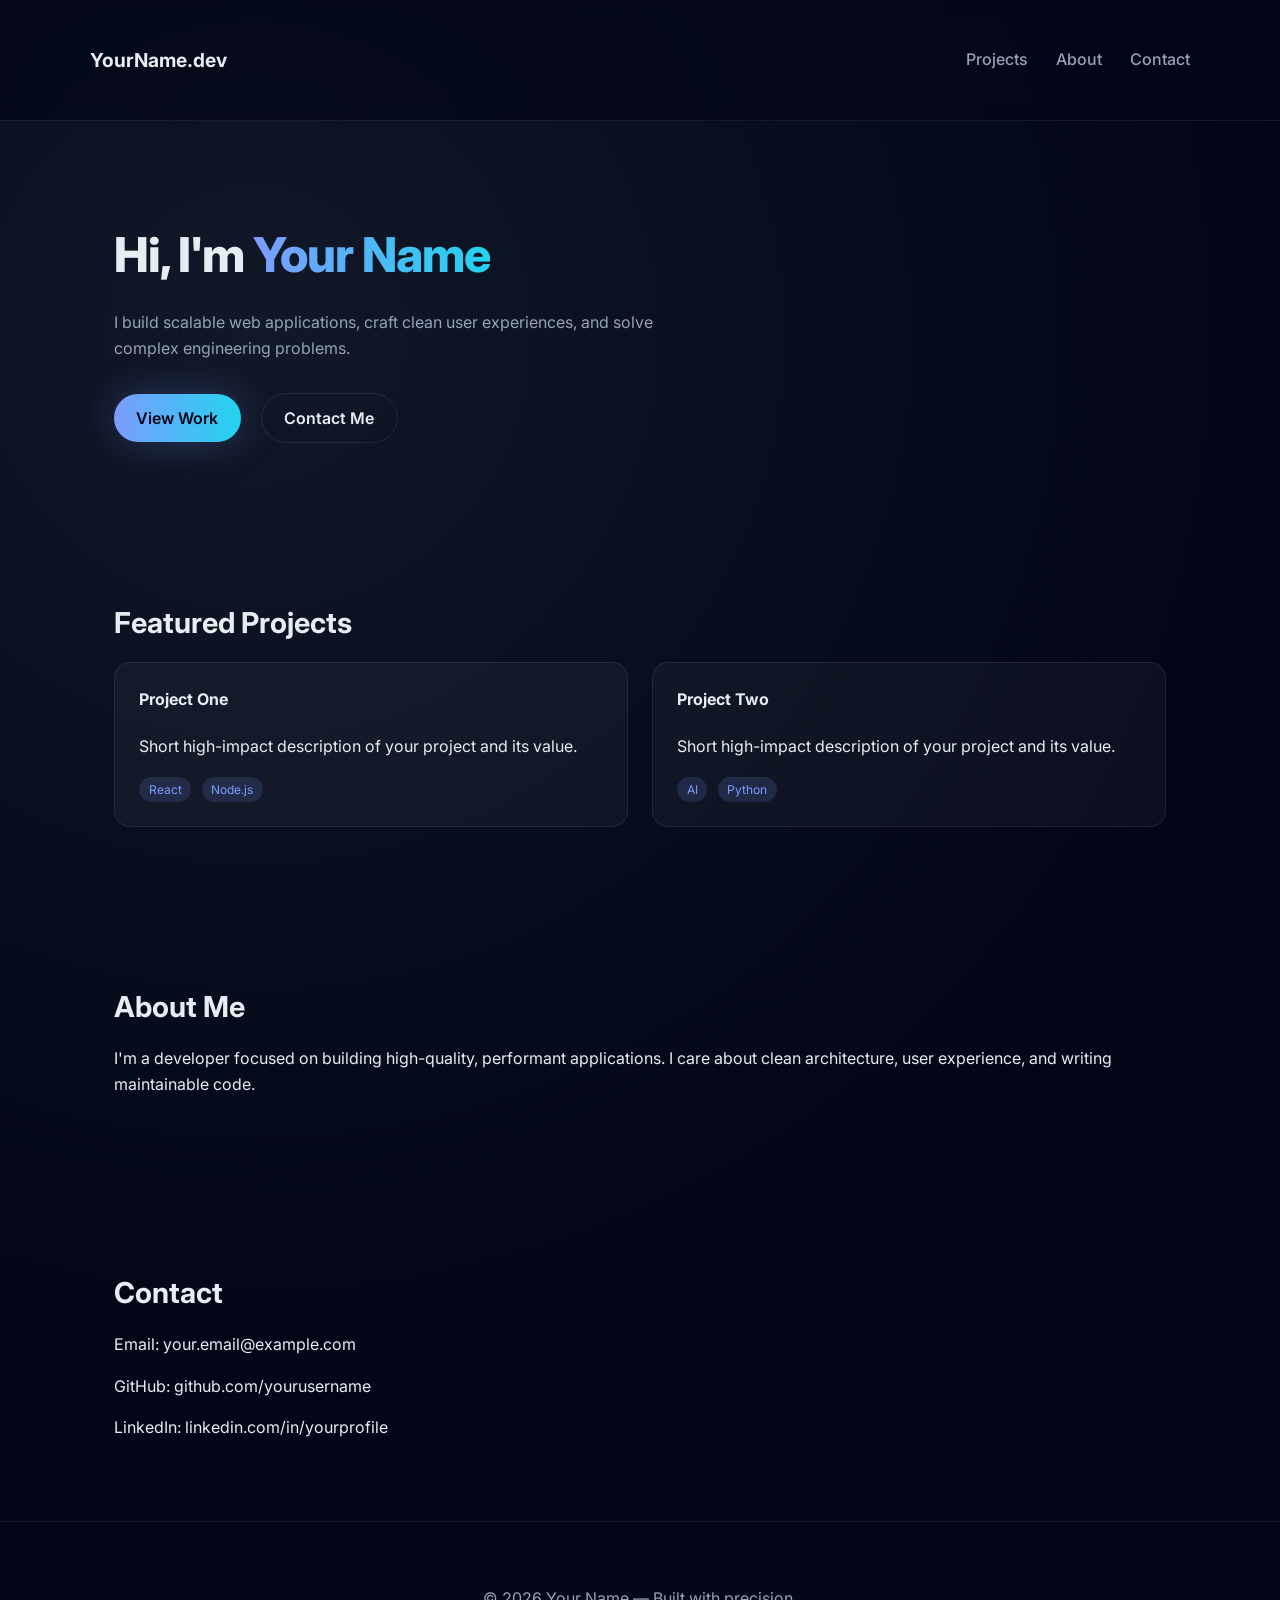
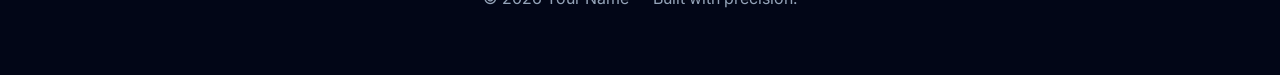
<file: professional_git_hub_pages_portfolio_template.html>
<!DOCTYPE html>
<html lang="en">
<head>
  <meta charset="UTF-8">
  <meta name="viewport" content="width=device-width, initial-scale=1.0">
  <title>Your Name | Software Engineer</title>
  <link href="https://fonts.googleapis.com/css2?family=Inter:wght@300;400;600;700;800&display=swap" rel="stylesheet">
  <style>
    :root {
      --bg: #0b0f1a;
      --panel: rgba(255,255,255,0.04);
      --panel-strong: rgba(255,255,255,0.07);
      --text: #e6edf3;
      --muted: #94a3b8;
      --accent: #7c9cff;
      --accent-2: #22d3ee;
      --border: rgba(255,255,255,0.08);
      --glow: 0 0 40px rgba(124,156,255,0.25);
    }

    * { box-sizing: border-box; }

    body {
      margin: 0;
      font-family: 'Inter', sans-serif;
      background: radial-gradient(circle at 20% 20%, #111827, #020617 60%);
      color: var(--text);
      line-height: 1.6;
    }

    header {
      padding: 2rem 1.5rem;
      position: sticky;
      top: 0;
      backdrop-filter: blur(10px);
      background: rgba(2,6,23,0.6);
      border-bottom: 1px solid var(--border);
      z-index: 10;
    }

    .nav {
      max-width: 1100px;
      margin: auto;
      display: flex;
      justify-content: space-between;
      align-items: center;
    }

    .nav h1 { font-size: 1.2rem; }

    .nav a {
      margin-left: 1.5rem;
      color: var(--muted);
      text-decoration: none;
      font-weight: 500;
    }

    .nav a:hover { color: var(--accent); }

    .hero {
      max-width: 1100px;
      margin: auto;
      padding: 6rem 1.5rem 4rem;
    }

    .hero h2 {
      font-size: 3rem;
      margin: 0;
      font-weight: 800;
      letter-spacing: -1px;
    }

    .gradient {
      background: linear-gradient(90deg, var(--accent), var(--accent-2));
      -webkit-background-clip: text;
      -webkit-text-fill-color: transparent;
    }

    .hero p {
      margin-top: 1rem;
      color: var(--muted);
      max-width: 600px;
    }

    .buttons {
      margin-top: 2rem;
    }

    .btn {
      display: inline-block;
      padding: 0.7rem 1.4rem;
      border-radius: 999px;
      text-decoration: none;
      font-weight: 600;
      margin-right: 1rem;
      transition: 0.2s;
    }

    .btn-primary {
      background: linear-gradient(90deg, var(--accent), var(--accent-2));
      color: #020617;
      box-shadow: var(--glow);
    }

    .btn-secondary {
      border: 1px solid var(--border);
      color: var(--text);
    }

    section {
      max-width: 1100px;
      margin: auto;
      padding: 4rem 1.5rem;
    }

    h3 {
      font-size: 1.8rem;
      margin-bottom: 1rem;
    }

    .grid {
      display: grid;
      grid-template-columns: repeat(auto-fit, minmax(280px, 1fr));
      gap: 1.5rem;
    }

    .card {
      background: var(--panel);
      border: 1px solid var(--border);
      border-radius: 1rem;
      padding: 1.5rem;
      transition: 0.3s;
    }

    .card:hover {
      transform: translateY(-5px);
      background: var(--panel-strong);
    }

    .card h4 { margin-top: 0; }

    .tags {
      margin-top: 1rem;
    }

    .tag {
      display: inline-block;
      background: rgba(124,156,255,0.15);
      color: var(--accent);
      padding: 0.2rem 0.6rem;
      border-radius: 999px;
      font-size: 0.75rem;
      margin-right: 0.4rem;
    }

    footer {
      text-align: center;
      padding: 3rem 1rem;
      color: var(--muted);
      border-top: 1px solid var(--border);
    }
  </style>
</head>
<body>

<header>
  <div class="nav">
    <h1>YourName.dev</h1>
    <div>
      <a href="#projects">Projects</a>
      <a href="#about">About</a>
      <a href="#contact">Contact</a>
    </div>
  </div>
</header>

<section class="hero">
  <h2>Hi, I'm <span class="gradient">Your Name</span></h2>
  <p>
    I build scalable web applications, craft clean user experiences,
    and solve complex engineering problems.
  </p>

  <div class="buttons">
    <a href="#projects" class="btn btn-primary">View Work</a>
    <a href="#contact" class="btn btn-secondary">Contact Me</a>
  </div>
</section>

<section id="projects">
  <h3>Featured Projects</h3>
  <div class="grid">

    <div class="card">
      <h4>Project One</h4>
      <p>Short high-impact description of your project and its value.</p>
      <div class="tags">
        <span class="tag">React</span>
        <span class="tag">Node.js</span>
      </div>
    </div>

    <div class="card">
      <h4>Project Two</h4>
      <p>Short high-impact description of your project and its value.</p>
      <div class="tags">
        <span class="tag">AI</span>
        <span class="tag">Python</span>
      </div>
    </div>

  </div>
</section>

<section id="about">
  <h3>About Me</h3>
  <p>
    I'm a developer focused on building high-quality, performant applications.
    I care about clean architecture, user experience, and writing maintainable code.
  </p>
</section>

<section id="contact">
  <h3>Contact</h3>
  <p>Email: your.email@example.com</p>
  <p>GitHub: github.com/yourusername</p>
  <p>LinkedIn: linkedin.com/in/yourprofile</p>
</section>

<footer>
  <p>© 2026 Your Name — Built with precision.</p>
</footer>

</body>
</html>
</file>
